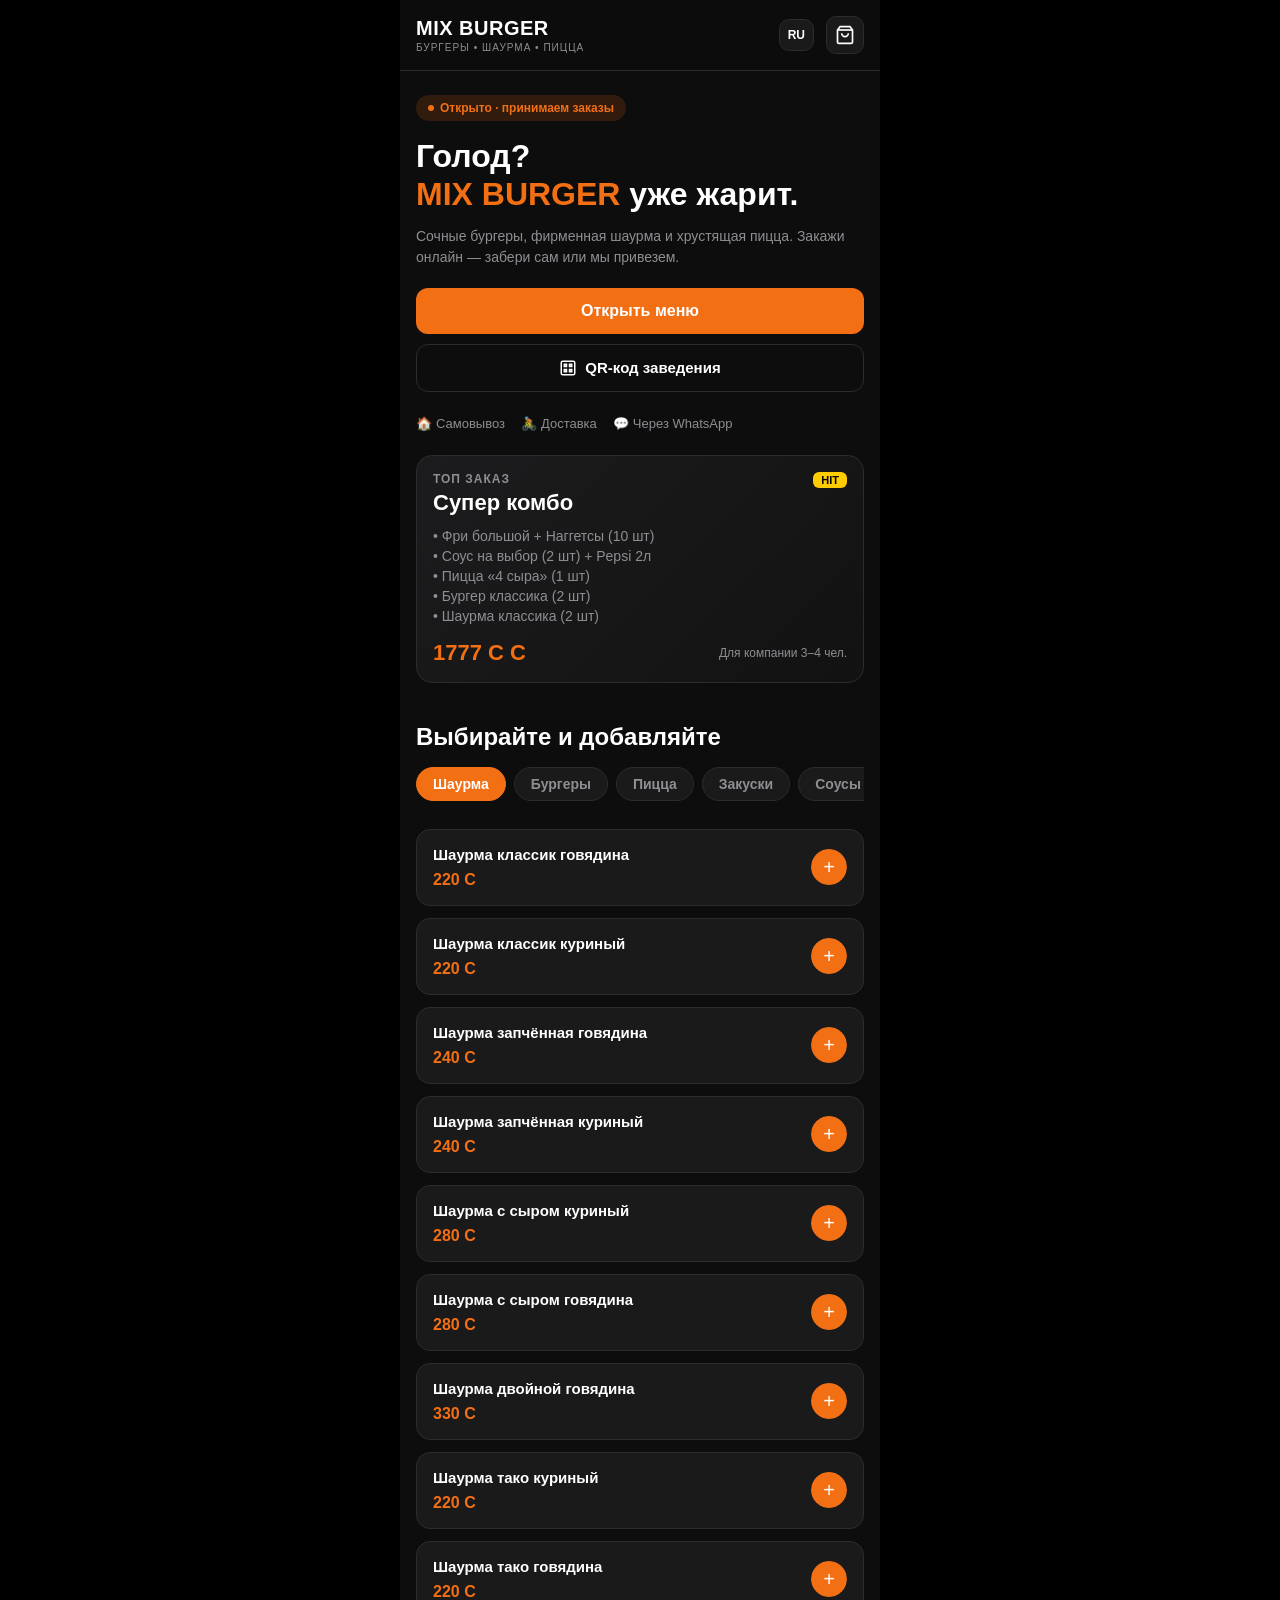
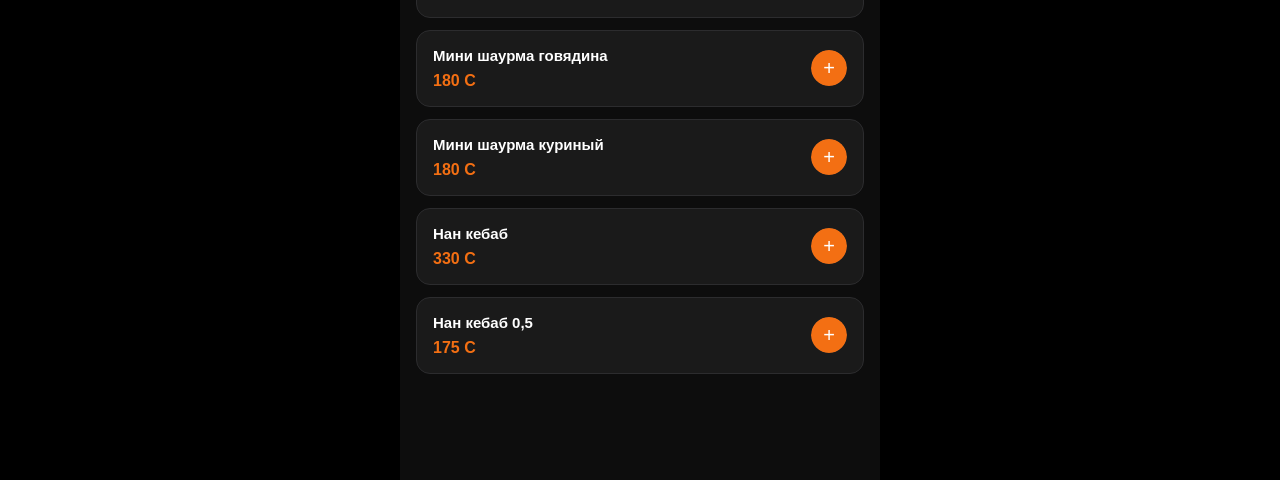
<file: index.html>
<!DOCTYPE html>
<html lang="ru">
<head>
    <meta charset="UTF-8">
    <meta name="viewport" content="width=device-width, initial-scale=1.0">
    <title>MIX BURGER | Онлайн-заказ</title>
    <link rel="stylesheet" href="style.css">
</head>
<body>

    <div class="app-container">
        <header>
            <div class="logo-block">
                <h1 id="lang-logo">MIX BURGER</h1>
                <p id="lang-tags">БУРГЕРЫ • ШАУРМА • ПИЦЦА</p>
            </div>
            <div class="header-controls">
                <button class="icon-btn" onclick="toggleLanguage()" style="font-weight: bold; font-size: 12px;" id="lang-toggle-btn">
                    RU
                </button>
                <button class="icon-btn" onclick="openCartModal()">
                    <svg width="20" height="20" viewBox="0 0 24 24" fill="none" stroke="currentColor" stroke-width="2"><path d="M6 2L3 6v14a2 2 0 0 0 2 2h14a2 2 0 0 0 2-2V6l-3-4z"></path><line x1="3" y1="6" x2="21" y2="6"></line><path d="M16 10a4 4 0 0 1-8 0"></path></svg>
                    <div class="badge" id="cart-badge" style="display: none;">0</div>
                </button>
            </div>
        </header>

        <div class="hero-section">
            <div class="status-badge">
                <div class="status-dot"></div>
                <span id="lang-status">Открыто · принимаем заказы</span>
            </div>
            <h2 class="hero-title" id="lang-hero-title">Голод? <br><span>MIX BURGER</span> уже жарит.</h2>
            <p class="hero-desc" id="lang-hero-desc">Сочные бургеры, фирменная шаурма и хрустящая пицца. Закажи онлайн — забери сам или мы привезем.</p>
            
            <div class="hero-buttons">
                <button class="btn-primary" onclick="scrollToMenu()" id="lang-btn-menu">Открыть меню</button>
                <button class="btn-outline">
                    <svg width="18" height="18" viewBox="0 0 24 24" fill="none" stroke="currentColor" stroke-width="2"><rect x="3" y="3" width="18" height="18" rx="2" ry="2"></rect><rect x="7" y="7" width="3" height="3"></rect><rect x="14" y="7" width="3" height="3"></rect><rect x="7" y="14" width="3" height="3"></rect><rect x="14" y="14" width="3" height="3"></rect></svg>
                    <span id="lang-btn-qr">QR-код заведения</span>
                </button>
            </div>

            <div class="info-links">
                <span>🏠 <span id="lang-info-pickup">Самовывоз</span></span>
                <span>🚴 <span id="lang-info-delivery">Доставка</span></span>
                <span>💬 <span id="lang-info-wa">Через WhatsApp</span></span>
            </div>

            <div class="combo-card">
                <div class="hit-tag">HIT</div>
                <h3 id="lang-top-title">Топ заказ</h3>
                <h4 id="lang-combo-name">Супер комбо</h4>
                <ul>
                    <li>• Фри большой + Наггетсы (10 шт)</li>
                    <li>• Соус на выбор (2 шт) + Pepsi 2л</li>
                    <li>• Пицца «4 сыра» (1 шт)</li>
                    <li>• Бургер классика (2 шт)</li>
                    <li>• Шаурма классика (2 шт)</li>
                </ul>
                <div class="combo-footer">
                    <div class="price">1777 С</div>
                    <div class="combo-meta" id="lang-combo-meta">Для компании 3–4 чел.</div>
                </div>
            </div>
        </div>

        <div class="menu-section" id="menu-anchor">
            <h3 class="menu-title" id="lang-menu-heading">Выбирайте и добавляйте</h3>
            
            <div class="categories-scroll">
                <button class="cat-btn active" onclick="switchCategory('shaurma', this)" id="cat-shaurma">Шаурма</button>
                <button class="cat-btn" onclick="switchCategory('burgers', this)" id="cat-burgers">Бургеры</button>
                <button class="cat-btn" onclick="switchCategory('pizza', this)" id="cat-pizza">Пицца</button>
                <button class="cat-btn" onclick="switchCategory('snacks', this)" id="cat-snacks">Закуски</button>
                <button class="cat-btn" onclick="switchCategory('sauces', this)" id="cat-sauces">Соусы</button>
                <button class="cat-btn" onclick="switchCategory('drinks', this)" id="cat-drinks">Напитки</button>
                <button class="cat-btn" onclick="switchCategory('combos', this)" id="cat-combos">Комбо</button>
            </div>

            <div class="products-grid" id="products-container"></div>
        </div>

        <div class="floating-cart" id="floating-cart" onclick="openCartModal()">
            <span>
                <svg width="20" height="20" viewBox="0 0 24 24" fill="none" stroke="currentColor" stroke-width="2"><path d="M6 2L3 6v14a2 2 0 0 0 2 2h14a2 2 0 0 0 2-2V6l-3-4z"></path></svg>
                <span id="lang-float-cart">Корзина</span> · <span id="floating-count">0</span>
            </span>
            <span id="floating-total">0 С</span>
        </div>

        <div class="modal-overlay" id="cart-modal">
            <div class="modal-window">
                <div class="modal-header">
                    <h2 id="lang-cart-title">Ваш заказ</h2>
                    <button class="close-btn" onclick="closeModal('cart-modal')">&times;</button>
                </div>
                <div class="cart-items-list" id="cart-items-container"></div>
                <button class="btn-primary" style="width: 100%; display: flex; justify-content: space-between;" onclick="openCheckoutModal()">
                    <span id="lang-btn-checkout">Оформить заказ</span>
                    <span id="cart-modal-total">0 С</span>
                </button>
            </div>
        </div>

        <div class="modal-overlay" id="checkout-modal">
            <div class="modal-window">
                <div class="modal-header">
                    <h2 id="lang-checkout-title">Оформление заказа</h2>
                    <button class="close-btn" onclick="closeModal('checkout-modal')">&times;</button>
                </div>

                <div class="delivery-tabs">
                    <button class="tab-btn active" id="tab-pickup" onclick="setDeliveryMethod('pickup')">Самовывоз</button>
                    <button class="tab-btn" id="tab-delivery" onclick="setDeliveryMethod('delivery')">Доставка</button>
                </div>

                <div class="pickup-info-box" id="pickup-info">
                    📍 <span id="lang-pickup-address">Заберите заказ по адресу: ул. Жени-Жок, 38г</span>
                </div>

                <div class="form-group" id="address-field" style="display: none;">
                    <label id="lang-lbl-address">Адрес доставки *</label>
                    <input type="text" class="form-control" id="input-address" placeholder="Улица, дом, кв., этаж, ориентир">
                </div>

                <div class="form-group">
                    <label id="lang-lbl-name">Ваше имя *</label>
                    <input type="text" class="form-control" id="input-name" placeholder="Имя">
                </div>
                <div class="form-group">
                    <label id="lang-lbl-phone">Телефон *</label>
                    <input type="tel" class="form-control" id="input-phone" placeholder="+996 504 400 448" value="+996 ">
                </div>
                <div class="form-group">
                    <label id="lang-lbl-comment">Сказать повару</label>
                    <input type="text" class="form-control" id="input-comment" placeholder="Без лука, побольше соуса и т.п.">
                </div>

                <div class="summary-row">
                    <span><span id="lang-summary-items">Позиций</span>: <span id="checkout-count-display">0</span></span>
                    <span class="total-bold"><span id="lang-summary-total">Итого</span>: <span id="checkout-total-display">0 С</span></span>
                </div>

                <button class="btn-primary" style="width: 100%; margin-top: 10px;" onclick="sendOrderToWhatsApp()" id="lang-btn-send">
                    Отправить заказ в WHATSAPP
                </button>
            </div>
        </div>
    </div>

    <script src="script.js"></script>
</body>
</html>
</file>
<file: style.css>
:root {
    --bg-color: #0d0d0d;
    --card-bg: #1a1a1a;
    --input-bg: #121212;
    --accent-color: #f36f13;
    --accent-hover: #e05e07;
    --text-color: #ffffff;
    --text-muted: #8e8e93;
    --border-color: #2c2c2e;
}

* {
    box-sizing: border-box;
    margin: 0;
    padding: 0;
    font-family: -apple-system, BlinkMacSystemFont, "Segoe UI", Roboto, Helvetica, Arial, sans-serif;
    -webkit-tap-highlight-color: transparent;
}

body {
    background-color: #000;
    color: var(--text-color);
    display: flex;
    justify-content: center;
}

.app-container {
    width: 100%;
    max-width: 480px;
    background-color: var(--bg-color);
    min-height: 100vh;
    position: relative;
    padding-bottom: 90px;
    box-shadow: 0 0 20px rgba(0,0,0,0.8);
}

header {
    padding: 16px;
    display: flex;
    justify-content: space-between;
    align-items: center;
    border-bottom: 1px solid var(--border-color);
    background: rgba(13, 13, 13, 0.8);
    backdrop-filter: blur(10px);
    position: sticky;
    top: 0;
    z-index: 10;
}

.logo-block h1 {
    font-size: 20px;
    font-weight: 800;
    letter-spacing: 0.5px;
}

.logo-block p {
    font-size: 10px;
    color: var(--text-muted);
    letter-spacing: 1px;
    margin-top: 2px;
}

.header-controls {
    display: flex;
    gap: 12px;
    align-items: center;
}

.icon-btn {
    background: var(--card-bg);
    border: 1px solid var(--border-color);
    color: var(--text-color);
    padding: 8px;
    border-radius: 10px;
    cursor: pointer;
    display: flex;
    align-items: center;
    justify-content: center;
    position: relative;
}

.badge {
    position: absolute;
    top: -5px;
    right: -5px;
    background: var(--accent-color);
    color: #fff;
    font-size: 10px;
    font-weight: bold;
    padding: 2px 6px;
    border-radius: 10px;
}

.hero-section {
    padding: 24px 16px;
}

.status-badge {
    display: inline-flex;
    align-items: center;
    gap: 6px;
    background: rgba(243, 111, 19, 0.15);
    color: var(--accent-color);
    padding: 6px 12px;
    border-radius: 20px;
    font-size: 12px;
    font-weight: 600;
    margin-bottom: 16px;
}

.status-dot {
    width: 6px;
    height: 6px;
    background: var(--accent-color);
    border-radius: 50%;
}

.hero-title {
    font-size: 32px;
    font-weight: 800;
    line-height: 1.2;
    margin-bottom: 12px;
}

.hero-title span {
    color: var(--accent-color);
}

.hero-desc {
    color: var(--text-muted);
    font-size: 14px;
    line-height: 1.5;
    margin-bottom: 20px;
}

.hero-buttons {
    display: flex;
    flex-direction: column;
    gap: 10px;
    margin-bottom: 24px;
}

.btn-primary {
    background: var(--accent-color);
    color: #fff;
    border: none;
    padding: 14px;
    border-radius: 12px;
    font-size: 16px;
    font-weight: 700;
    cursor: pointer;
    transition: background 0.2s;
    text-align: center;
}

.btn-primary:active {
    background: var(--accent-hover);
}

.btn-outline {
    background: transparent;
    color: #fff;
    border: 1px solid var(--border-color);
    padding: 14px;
    border-radius: 12px;
    font-size: 15px;
    font-weight: 600;
    cursor: pointer;
    display: flex;
    align-items: center;
    justify-content: center;
    gap: 8px;
}

.info-links {
    display: flex;
    gap: 16px;
    font-size: 13px;
    color: var(--text-muted);
    margin-bottom: 24px;
}

.info-links span {
    display: flex;
    align-items: center;
    gap: 4px;
}

.combo-card {
    background: linear-gradient(135deg, #1c1c1e 0%, #121212 100%);
    border: 1px solid var(--border-color);
    border-radius: 16px;
    padding: 16px;
    position: relative;
}

.hit-tag {
    position: absolute;
    top: 16px;
    right: 16px;
    background: #ffcc00;
    color: #000;
    font-size: 11px;
    font-weight: 800;
    padding: 2px 8px;
    border-radius: 6px;
}

.combo-card h3 {
    font-size: 12px;
    color: var(--text-muted);
    text-transform: uppercase;
    letter-spacing: 1px;
    margin-bottom: 4px;
}

.combo-card h4 {
    font-size: 22px;
    font-weight: 700;
    margin-bottom: 12px;
}

.combo-card ul {
    list-style: none;
    color: var(--text-muted);
    font-size: 14px;
    display: flex;
    flex-direction: column;
    gap: 4px;
    margin-bottom: 16px;
}

.combo-footer {
    display: flex;
    justify-content: space-between;
    align-items: center;
}

.price {
    font-size: 22px;
    font-weight: 800;
    color: var(--accent-color);
}

.price::after {
    content: " С";
    color: var(--accent-color);
}

.combo-meta {
    font-size: 12px;
    color: var(--text-muted);
}

.menu-section {
    padding: 16px;
}

.menu-title {
    font-size: 24px;
    font-weight: 800;
    margin-bottom: 16px;
}

.categories-scroll {
    display: flex;
    gap: 8px;
    overflow-x: auto;
    padding-bottom: 12px;
    margin-bottom: 16px;
}

.categories-scroll::-webkit-scrollbar {
    display: none;
}

.cat-btn {
    background: var(--card-bg);
    color: var(--text-muted);
    border: 1px solid var(--border-color);
    padding: 8px 16px;
    border-radius: 20px;
    font-size: 14px;
    font-weight: 600;
    cursor: pointer;
    white-space: nowrap;
}

.cat-btn.active {
    background: var(--accent-color);
    color: #fff;
    border-color: var(--accent-color);
}

.products-grid {
    display: flex;
    flex-direction: column;
    gap: 12px;
}

.product-card {
    background: var(--card-bg);
    border: 1px solid var(--border-color);
    border-radius: 14px;
    padding: 16px;
    display: flex;
    justify-content: space-between;
    align-items: center;
}

.prod-info h4 {
    font-size: 15px;
    font-weight: 700;
    margin-bottom: 8px;
}

.prod-info .price {
    font-size: 16px;
}

.stepper {
    display: flex;
    align-items: center;
    background: #2c2c2e;
    border-radius: 20px;
    overflow: hidden;
}

.stepper button {
    background: transparent;
    border: none;
    color: #fff;
    width: 32px;
    height: 32px;
    font-size: 18px;
    cursor: pointer;
    display: flex;
    align-items: center;
    justify-content: center;
}

.stepper button.add-btn-init {
    background: var(--accent-color);
    width: 36px;
    height: 36px;
    border-radius: 50%;
    font-size: 20px;
}

.stepper .count {
    padding: 0 8px;
    font-size: 14px;
    font-weight: 700;
    min-width: 20px;
    text-align: center;
}

.floating-cart {
    position: fixed;
    bottom: 20px;
    left: 50%;
    transform: translateX(-50%);
    width: calc(100% - 32px);
    max-width: 448px;
    background: var(--accent-color);
    border-radius: 25px;
    padding: 14px 24px;
    display: flex;
    justify-content: space-between;
    align-items: center;
    box-shadow: 0 8px 24px rgba(243, 111, 19, 0.4);
    cursor: pointer;
    z-index: 99;
    display: none;
}

.floating-cart span {
    font-weight: 700;
    font-size: 15px;
    display: flex;
    align-items: center;
    gap: 8px;
}

.modal-overlay {
    position: fixed;
    top: 0;
    left: 0;
    width: 100%;
    height: 100%;
    background: rgba(0,0,0,0.7);
    z-index: 100;
    display: none;
    justify-content: center;
    align-items: flex-end;
}

.modal-window {
    width: 100%;
    max-width: 480px;
    background: var(--bg-color);
    border-top-left-radius: 20px;
    border-top-right-radius: 20px;
    max-height: 90vh;
    overflow-y: auto;
    padding: 20px 16px;
    position: relative;
}

.modal-header {
    display: flex;
    justify-content: space-between;
    align-items: center;
    margin-bottom: 20px;
}

.modal-header h2 {
    font-size: 22px;
    font-weight: 800;
}

.close-btn {
    background: none;
    border: none;
    color: var(--text-muted);
    font-size: 24px;
    cursor: pointer;
}

.cart-items-list {
    display: flex;
    flex-direction: column;
    gap: 12px;
    margin-bottom: 24px;
}

.cart-item {
    background: var(--card-bg);
    border: 1px solid var(--border-color);
    border-radius: 12px;
    padding: 12px;
    display: flex;
    justify-content: space-between;
    align-items: center;
}

.cart-item-actions {
    display: flex;
    align-items: center;
    gap: 12px;
}

.trash-btn {
    background: none;
    border: none;
    color: var(--text-muted);
    cursor: pointer;
    display: flex;
    align-items: center;
}

.delivery-tabs {
    display: flex;
    background: var(--card-bg);
    padding: 4px;
    border-radius: 10px;
    margin-bottom: 16px;
}

.tab-btn {
    flex: 1;
    background: transparent;
    border: none;
    color: var(--text-muted);
    padding: 10px;
    font-weight: 600;
    font-size: 14px;
    border-radius: 8px;
    cursor: pointer;
}

.tab-btn.active {
    background: #2c2c2e;
    color: #fff;
}

.pickup-info-box {
    background: rgba(243, 111, 19, 0.05);
    border: 1px dashed var(--accent-color);
    padding: 12px;
    border-radius: 10px;
    font-size: 14px;
    margin-bottom: 16px;
    display: flex;
    gap: 8px;
    align-items: center;
}

.form-group {
    margin-bottom: 14px;
}

.form-group label {
    display: block;
    font-size: 13px;
    font-weight: 600;
    color: var(--text-color);
    margin-bottom: 6px;
}

.form-control {
    width: 100%;
    background: var(--input-bg);
    border: 1px solid var(--border-color);
    border-radius: 10px;
    padding: 12px;
    color: #fff;
    font-size: 15px;
}

.form-control:focus {
    outline: none;
    border-color: var(--accent-color);
}

.summary-row {
    display: flex;
    justify-content: space-between;
    background: var(--card-bg);
    padding: 12px;
    border-radius: 10px;
    margin: 16px 0;
    font-size: 14px;
}

.summary-row .total-bold {
    font-weight: 700;
    color: var(--accent-color);
}
</file>
